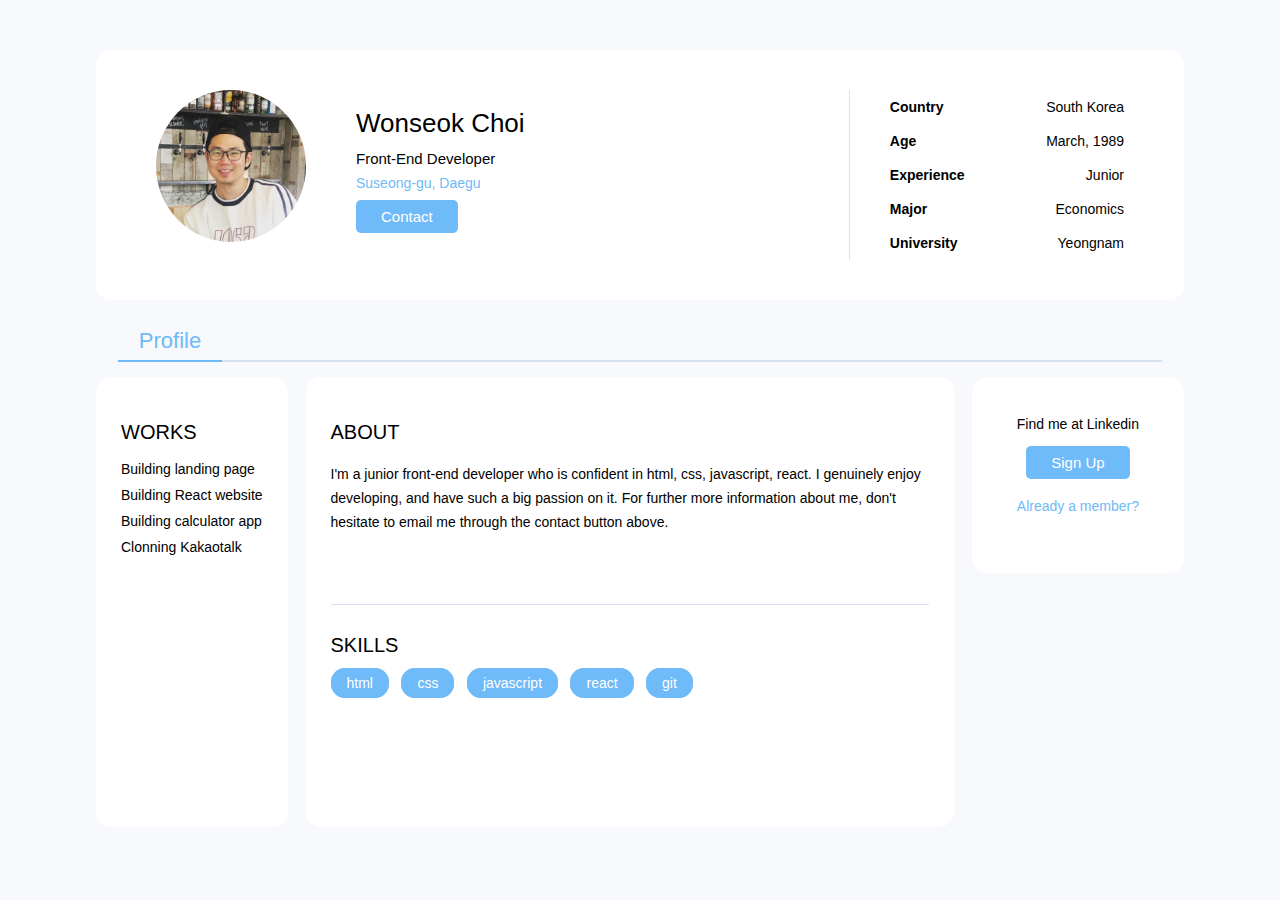
<file: portfolio-practice/index.html>
<!DOCTYPE html>
<html lang="en">
  <head>
    <meta charset="UTF-8" />
    <meta http-equiv="X-UA-Compatible" content="IE=edge" />
    <meta name="viewport" content="width=device-width, initial-scale=1.0" />
    <title>Portfolio</title>
    <link
      rel="stylesheet"
      href="https://use.fontawesome.com/releases/v5.15.4/css/all.css"
      integrity="sha384-DyZ88mC6Up2uqS4h/KRgHuoeGwBcD4Ng9SiP4dIRy0EXTlnuz47vAwmeGwVChigm"
      crossorigin="anonymous"
    />
    <link rel="stylesheet" href="style.css" />
  </head>
  <body>
    <div class="container">
      <!-- Profile -->
      <div class="profile-container card">
        <div class="profile-left">
          <div class="profile-outer">
            <div class="profile-flip">
              <img class="profile-front" src="./me.png" />
              <div class="profile-back">
                <h3>Wonseok Choi</h3>
                <h4>Frontend Developer</h4>
              </div>
            </div>
          </div>
          <div class="my-info">
            <h1>Wonseok Choi</h1>
            <h2>Front-End Developer</h2>
            <p>Suseong-gu, Daegu</p>
            <button class="btn">Contact</button>
          </div>
        </div>
        <div class="profile-right">
          <div>
            <p>Country</p>
            <p>South Korea</p>
          </div>
          <div>
            <p>Age</p>
            <p>March, 1989</p>
          </div>
          <div>
            <p>Experience</p>
            <p>Junior</p>
          </div>
          <div>
            <p>Major</p>
            <p>Economics</p>
          </div>
          <div>
            <p>University</p>
            <p>Yeongnam</p>
          </div>
        </div>
      </div>

      <!-- border -->
      <div class="outer-border">
        <div class="inner-border"><p>Profile</p></div>
      </div>

      <!-- Main -->
      <div class="main">
        <div class="works card">
          <h3 class="title">WORKS</h3>
          <p>Building landing page</p>
          <p>Building React website</p>
          <p>Building calculator app</p>
          <p>Clonning Kakaotalk</p>
        </div>
        <div class="skill card">
          <h3 class="title">ABOUT</h3>
          <p>
            I'm a junior front-end developer who is confident in html, css,
            javascript, react. I genuinely enjoy developing, and have such a big
            passion on it. For further more information about me, don't hesitate
            to email me through the contact button above.
          </p>
          <div class="line"></div>
          <h3 class="title">SKILLS</h3>
          <div class="skills">
            <a href="#">html</a>
            <a href="#">css</a>
            <a href="#">javascript</a>
            <a href="#">react</a>
            <a href="#">git</a>
          </div>
        </div>
        <div class="links">
          <div class="findme card">
            <a href="#"><i class="fab fa-linkedin-in"></i></a>
            <p>Find me at Linkedin</p>
            <button class="btn">Sign Up</button> <br />
            <a href="#"><p>Already a member?</p></a>
          </div>
        </div>
      </div>
    </div>
  </body>
</html>
</file>
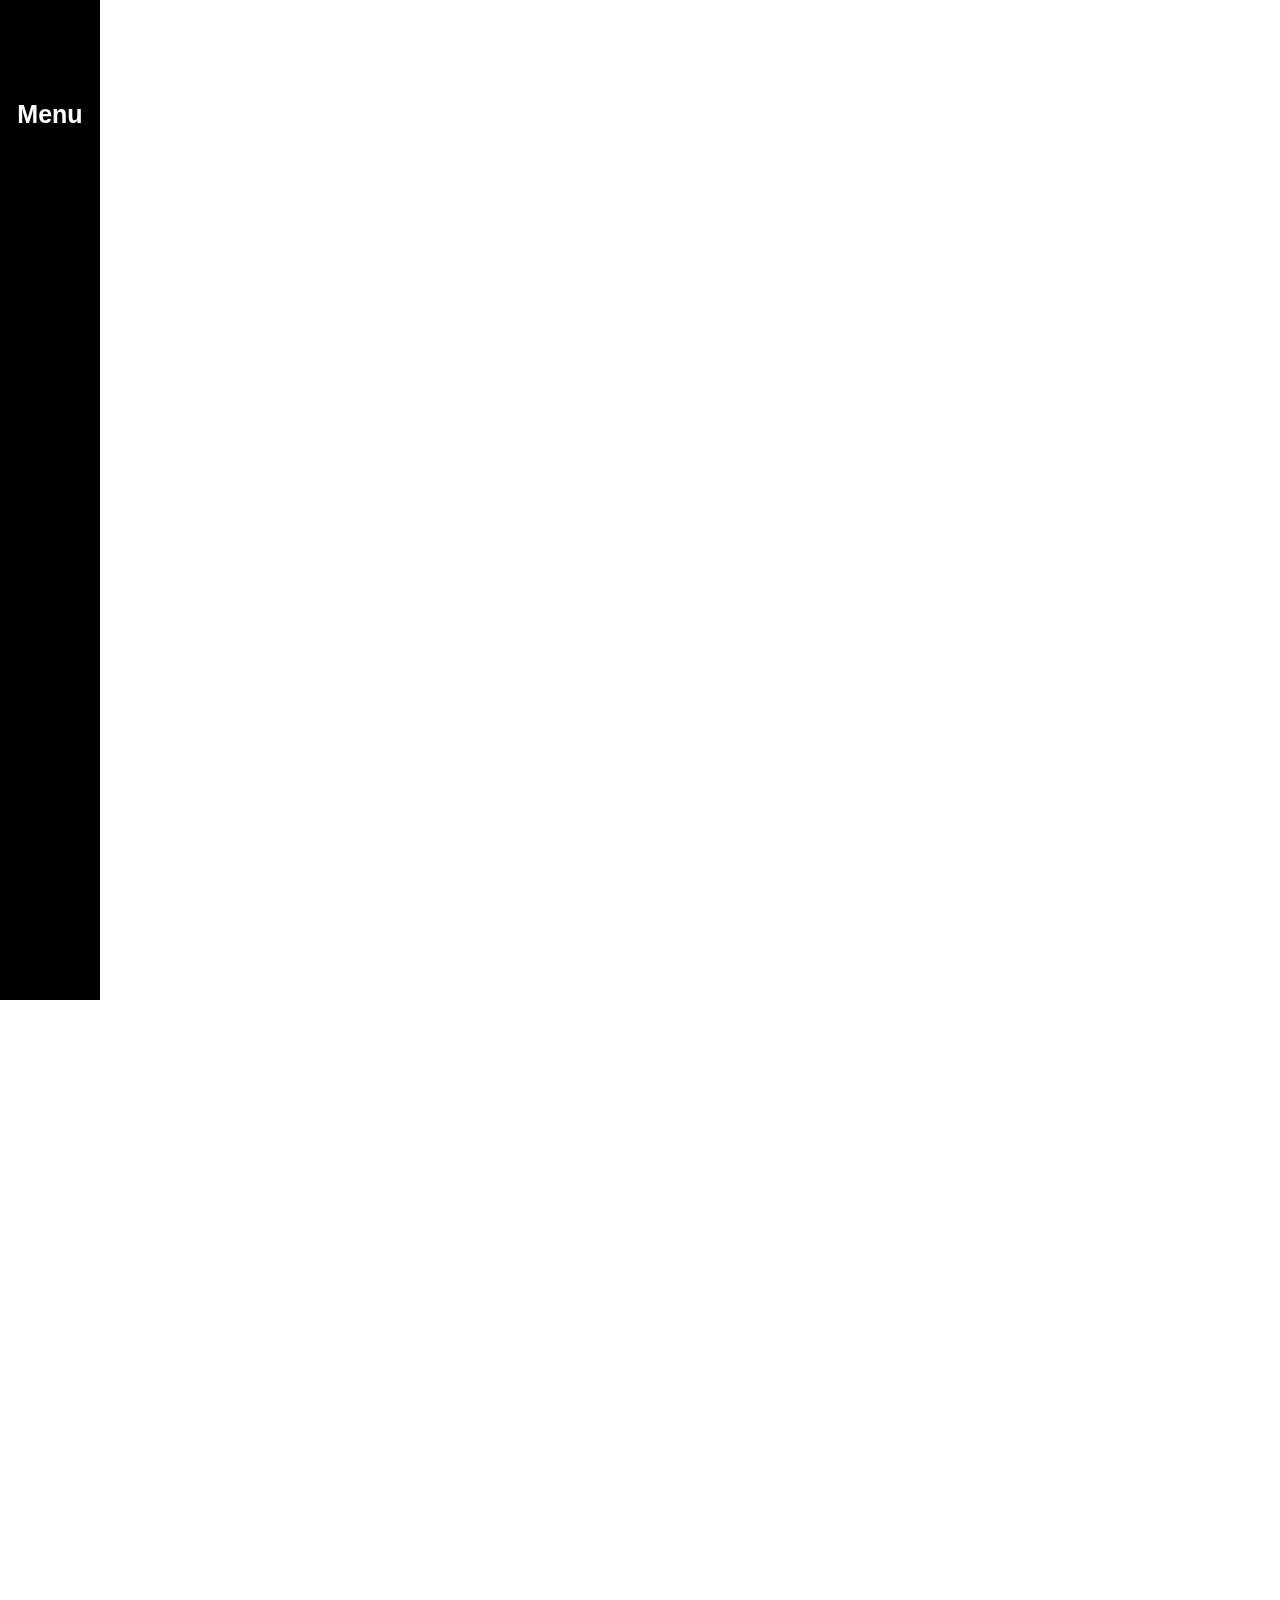
<file: sliding-menu/index.html>
<!DOCTYPE html>
<html lang="en">
  <head>
    <meta charset="UTF-8" />
    <meta http-equiv="X-UA-Compatible" content="IE=edge" />
    <meta name="viewport" content="width=device-width, initial-scale=1.0" />
    <title>Sliding Menu</title>
    <link rel="stylesheet" href="style.css" />
  </head>
  <body>
    <div class="menu">
      <h1>Menu</h1>
      <a href="../portfolio/index.html"><h2>profile</h2></a>
      <a href="#"><h2>skills</h2></a>
      <a href="#"><h2>git</h2></a>
    </div>
    <div class="container"></div>
  </body>
</html>
</file>
<file: portfolio-practice/style.css>
html,
body,
div,
span,
applet,
object,
iframe,
h1,
h2,
h3,
h4,
h5,
h6,
p,
blockquote,
pre,
a,
abbr,
acronym,
address,
big,
cite,
code,
del,
dfn,
em,
img,
ins,
kbd,
q,
s,
samp,
small,
strike,
strong,
sub,
sup,
tt,
var,
b,
u,
i,
center,
dl,
dt,
dd,
ol,
ul,
li,
fieldset,
form,
label,
legend,
table,
caption,
tbody,
tfoot,
thead,
tr,
th,
td,
article,
aside,
canvas,
details,
embed,
figure,
figcaption,
footer,
header,
hgroup,
menu,
nav,
output,
ruby,
section,
summary,
time,
mark,
audio,
video {
  margin: 0;
  padding: 0;
  border: 0;
  font-size: 100%;
  font: inherit;
  vertical-align: baseline;
}
/* HTML5 display-role reset for older browsers */
article,
aside,
details,
figcaption,
figure,
footer,
header,
hgroup,
menu,
nav,
section {
  display: block;
}
body {
  line-height: 1;
  box-sizing: border-box;
}
ol,
ul {
  list-style: none;
}
blockquote,
q {
  quotes: none;
}
blockquote:before,
blockquote:after,
q:before,
q:after {
  content: '';
  content: none;
}
table {
  border-collapse: collapse;
  border-spacing: 0;
}

/* ====================== CONTENT ====================== */

body {
  background: #f7f9fc;
  font-family: -apple-system, sans-serif;
}

a {
  text-decoration: none;
  color: #000;
}

.container {
  width: 85%;
  max-width: 1200px;
  margin: 50px auto;
}

.card {
  background: #fff;
  border-radius: 15px;
}

/* ====================== Profile ====================== */
.profile-container {
  display: flex;
  justify-content: center;
  padding: 40px 60px;

  margin-bottom: 40px;
}

.profile-left {
  display: flex;
  width: 75%;
  border-right: 1px solid #cddbe9d0;
  margin-right: 40px;
}

/* profile animation */
.profile-outer {
  height: 150px;
  width: 150px;
}

.profile-flip {
  width: 100%;
  height: 100%;
  position: relative;
  transition: all 0.3s ease-in-out;
  transform-style: preserve-3d;
}

.profile-flip:hover {
  transform: rotateY(180deg);
}

.profile-back {
  background: burlywood;
  text-align: center;
  box-sizing: border-box;

  transform: rotateY(180deg);
}

.profile-front {
  position: absolute;
  border-radius: 50%;
  width: 100%;
}

.profile-back {
  position: absolute;
  border-radius: 50%;
  width: 100%;
  height: 100%;
  backface-visibility: hidden;
}

.profile-front {
  backface-visibility: hidden;
}

.profile-back h3 {
  font-size: 16px;
  font-weight: 600;
  margin-top: 60px;
}

.profile-back h4 {
  font-size: 12px;
  margin-top: 10px;
}

.my-info {
  padding: 20px 0;
  margin-left: 50px;
}

.my-info h1 {
  font-size: 26px;
  font-weight: 500;
  margin-bottom: 15px;
}

.my-info h2 {
  font-size: 15px;
  font-weight: 400;
  margin-bottom: 10px;
}

.my-info p {
  color: #6fbaf8;
  font-size: 14px;
  margin-bottom: 10px;
}

.btn {
  padding: 8px 25px;
  background: #6fbaf8;
  color: #fff;
  border: none;
  border-radius: 5px;
  font-size: 15px;
  cursor: pointer;
}

.profile-right div {
  display: flex;
  justify-content: space-between;
}

.profile-right div p {
  font-size: 14px;
  margin: 10px 0;
}

.profile-right div p:first-child {
  font-weight: 600;
  margin-right: 100px;
}

/* ====================== Border ====================== */
.outer-border {
  position: relative;
  width: 96%;
  margin: auto;
  top: 20px;
  border-bottom: 2px solid #cddbe9d0;
  border-collapse: collapse;
}

.inner-border {
  position: absolute;
  top: -38px;

  border-bottom: solid 2px #6fbaf8;
  width: 10%;
  text-align: center;
  padding-top: 8px;
  padding-bottom: 8px;
}

.inner-border p {
  font-size: 22px;
  color: #6fbaf8;
}

/* ====================== Main ====================== */
.main {
  display: flex;
  margin-top: 35px;
  width: 100%;
  height: 450px;
  justify-content: space-between;
}

.works {
  padding: 25px;
  padding-bottom: 150px;
}

.title {
  margin: 20px 0;
  font-size: 20px;
}

.works p {
  margin: 12px 0;
  font-size: 14px;
  font-weight: 400;
}

.skill {
  width: 55%;
  padding: 25px;
}

.skill p {
  line-height: 24px;
  font-size: 14px;
  font-weight: 400;
  margin-bottom: 70px;
}

.line {
  width: 100%;
  height: 1px;
  background: #cddbe9d0;
  margin: 30px 0;
}

.skills a {
  font-size: 14px;
  background: #6fbaf8;
  border: 0.5px solid #6fbaf8;
  color: #fff;
  border-radius: 14px;
  padding: 6px 15px;
  margin-right: 8px;
}

.findme {
  padding: 40px 25px;
  text-align: center;
}

.findme i {
  font-size: 40px;
  color: #6fbaf8;
  margin-bottom: 10px;
}

.findme p {
  font-size: 14px;
  font-weight: 400;
  margin-bottom: 15px;
}

.findme a p {
  margin: 20px;
  font-size: 14px;
  color: #6fbaf8;
}

@media screen and (max-width: 768px) {
  /* .container {
    max-width: 768px;
  } */

  .profile-container {
    display: inherit;
  }

  .profile-left {
    width: 100%;
    border: none;
    margin-bottom: 50px;
  }

  .profile-left img {
    width: 150px;
    height: 150px;
    margin-right: 50px;
  }

  .main {
    display: inherit;
    width: 90%;
  }

  .works {
    width: 100%;
    height: 80px;
    margin-bottom: 20px;
  }

  .skill {
    width: 100%;
    margin-bottom: 20px;
  }

  .findme {
    width: 100%;
  }
}
</file>
<file: sliding-menu/style.css>
/* RESET */
html {
  box-sizing: border-box;
}

body,
h1,
h2,
h3,
h4,
h5,
h6,
ul,
ol,
dl,
dd,
p,
fieldset,
legend {
  margin: 0;
  padding: 0;
}

body,
input,
textarea,
select,
button {
  font-size: 14px;
  font-family: Dotum, '돋움', Helvetica, 'Apple SD Gothic Neo', sans-serif;
}

ul,
ol {
  list-style: none;
}

table {
  border-collapse: collapse;
}

em {
  font-style: normal;
}

a {
  color: inherit;
  text-decoration: none;
}

a:hover {
  text-decoration: underline;
}

img {
  vertical-align: top;
}

fieldset {
  border: 0;
}

/* CONTENT */
body {
  width: 100%;
  height: 300vh;
}

.menu {
  position: fixed;
  width: 300px;
  height: 100%;
  transform: translateX(-200px);

  background: #000;
  color: #fff;

  text-align: center;
  padding-top: 100px;
  z-index: 10;
}

.menu h1 {
  font-size: 25px;
  margin-bottom: 50px;
  transform: translateX(100px);
}

.menu a {
  margin: 10px;
  text-decoration: none;
  color: rgba(255, 255, 255, 0.671);
}

.menu:hover {
  animation: menuAction 0.5s forwards ease-in-out;
}

.menu:hover h1 {
  animation: menuBtn 0.5s forwards ease-in-out;
}

.menu:hover h2 {
  animation: menuA 0.5s forwards 0.3s ease-in-out;
}

.menu a:hover {
  color: #fff;
}

@keyframes menuAction {
  100% {
    transform: translateX(0px);
  }
}

@keyframes menuBtn {
  100% {
    transform: translateX(0px);
  }
}

@keyframes menuA {
  80% {
    transform: translateX(10px);
  }
  100% {
    transform: translateX(0px);
  }
}
</file>
